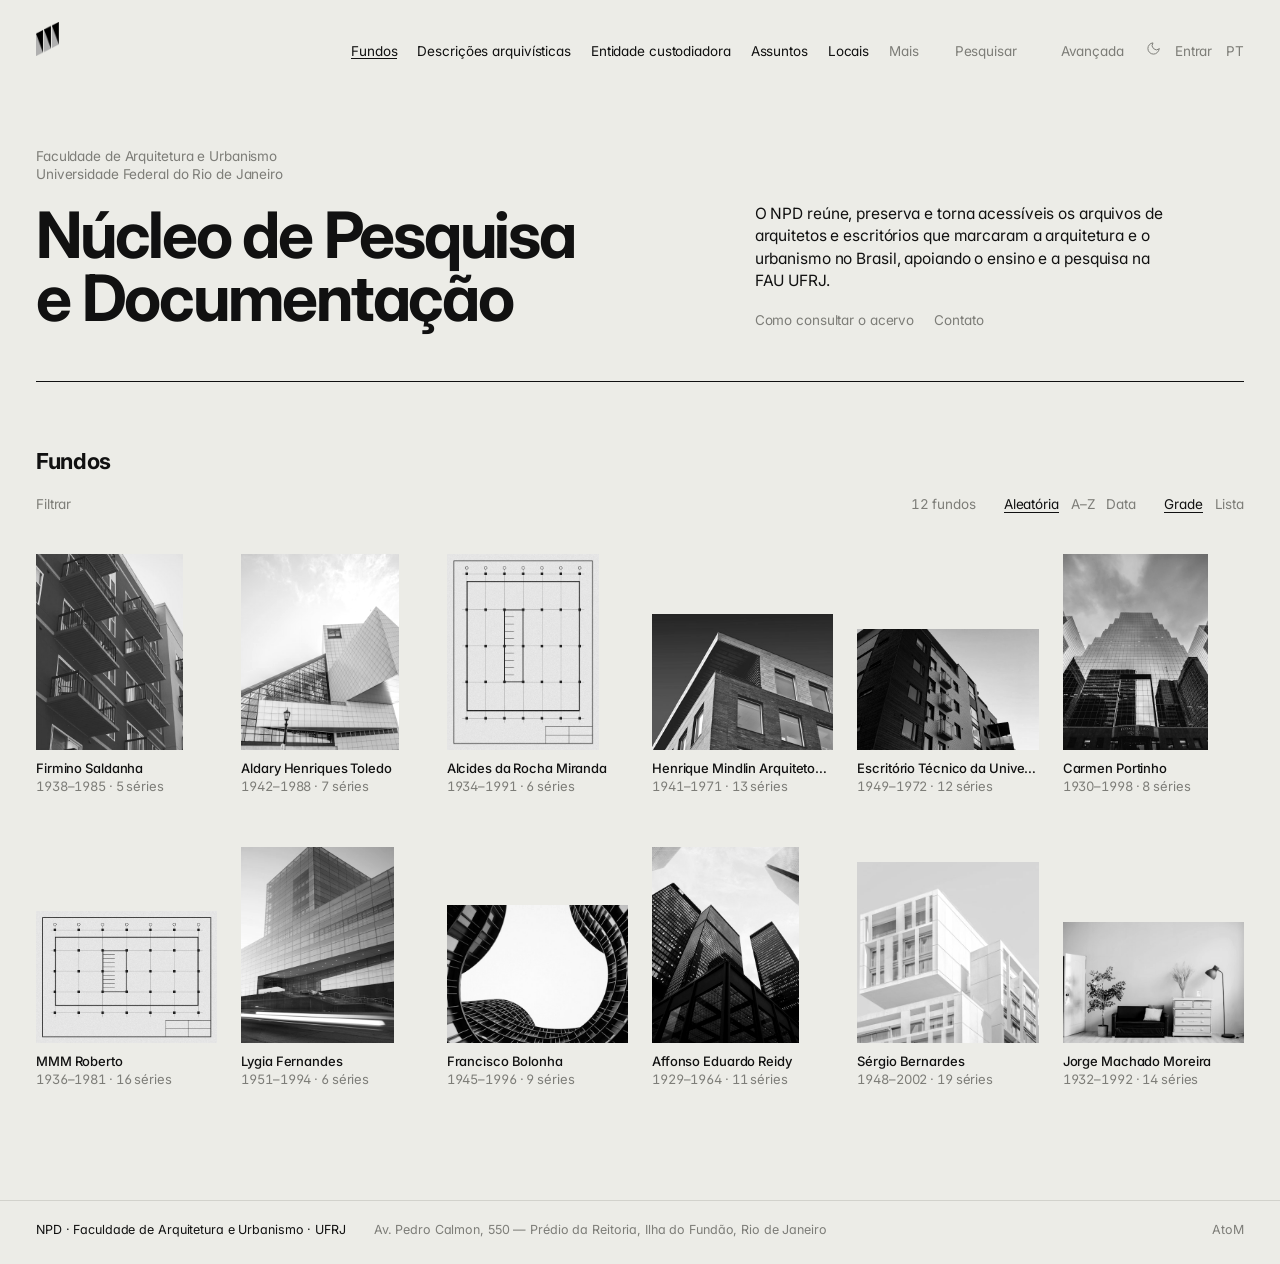
<file: index.html>
<!doctype html>
<html lang="pt-BR">
<head>
  <meta charset="utf-8">
  <meta name="viewport" content="width=device-width, initial-scale=1">
  <title>NPD FAU UFRJ — Núcleo de Pesquisa e Documentação</title>
  <link rel="preconnect" href="https://fonts.googleapis.com">
  <link rel="preconnect" href="https://fonts.gstatic.com" crossorigin>
  <link href="https://fonts.googleapis.com/css2?family=Inter:wght@300;400;500;700&display=swap" rel="stylesheet">
  <link rel="stylesheet" href="css/theme.css">
</head>
<body class="staticpage index home">

  <!-- IDs espelham o arDominionB5Plugin (#top-bar, #browse-menu, #search-box, #user-menu, #wrapper, #main-column) -->
  <header id="top-bar" role="navigation" aria-label="Navegação principal">
    <div class="container top-bar__inner">
      <a id="logo" href="#" title="NPD · FAU UFRJ">
        <img class="brand-logo" src="img/logo-npd.png" alt="NPD · FAU UFRJ">
      </a>

      <button id="menu-toggle" class="nav-link" aria-expanded="false" aria-controls="main-nav">Menu</button>

      <div id="main-nav" class="main-nav">
        <ul class="nav-list">
          <li><a class="nav-link is-active" href="#">Fundos</a></li>
          <li><a class="nav-link" href="#" data-atom="/informationobject/browse">Descrições arquivísticas</a></li>
          <li><a class="nav-link" href="#" data-atom="/repository/browse">Entidade custodiadora</a></li>
          <li><a class="nav-link" href="#" data-atom="/taxonomy/index/id/35">Assuntos</a></li>
          <li><a class="nav-link" href="#" data-atom="/taxonomy/index/id/42">Locais</a></li>
          <li id="browse-menu">
            <button class="nav-link muted" aria-haspopup="true" aria-expanded="false">Mais</button>
            <ul class="dropdown" role="menu">
              <li><a href="#">Registros de autoridade</a></li>
              <li><a href="#">Funções</a></li>
              <li><a href="#">Objetos digitais</a></li>
            </ul>
          </li>
        </ul>

        <div class="nav-tools">
          <form id="search-box" role="search" onsubmit="return false">
            <input type="search" placeholder="Pesquisar" aria-label="Pesquisar no acervo">
            <a href="#" class="adv-search" data-atom="/informationobject/browse?showAdvanced=1">Avançada</a>
          </form>
          <div id="user-menu">
            <button id="theme-toggle" class="nav-link muted theme-toggle-btn" type="button" aria-label="Alternar modo noturno" title="Modo noturno">
              <svg class="icon-moon" width="15" height="15" viewBox="0 0 24 24" fill="none" stroke="currentColor" stroke-width="1.6" stroke-linecap="round" stroke-linejoin="round" aria-hidden="true"><path d="M21 12.79A9 9 0 1 1 11.21 3 7 7 0 0 0 21 12.79z"/></svg>
              <svg class="icon-sun" width="15" height="15" viewBox="0 0 24 24" fill="none" stroke="currentColor" stroke-width="1.6" stroke-linecap="round" stroke-linejoin="round" aria-hidden="true"><circle cx="12" cy="12" r="4.5"/><path d="M12 2v2.5M12 19.5V22M4.93 4.93l1.77 1.77M17.3 17.3l1.77 1.77M2 12h2.5M19.5 12H22M4.93 19.07l1.77-1.77M17.3 6.7l1.77-1.77"/></svg>
            </button>
            <a href="#" class="nav-link muted">Entrar</a>
            <a href="#" class="nav-link muted">PT</a>
          </div>
        </div>
      </div>
    </div>
  </header>

  <div id="wrapper" class="container">
    <main id="main-column">

      <section class="intro">
        <div class="intro__title">
          <p class="eyebrow">Faculdade de Arquitetura e Urbanismo<br>Universidade Federal do Rio de Janeiro</p>
          <h1>Núcleo de Pesquisa<br>e Documentação</h1>
        </div>
        <div class="intro__text">
          <p class="lead">O NPD reúne, preserva e torna acessíveis os arquivos de arquitetos e escritórios que marcaram a arquitetura e o urbanismo no Brasil, apoiando o ensino e a pesquisa na FAU&nbsp;UFRJ.</p>
          <ul class="intro__links">
            <li><a class="nav-link" href="#">Como consultar o acervo</a></li>
            <li><a class="nav-link" href="#">Contato</a></li>
          </ul>
        </div>
      </section>

      <section id="fonds" aria-labelledby="fonds-title">
        <h2 id="fonds-title" class="section-title">Fundos</h2>
        <div class="toolbar">
          <label class="filter">
            <span class="visually-hidden">Filtrar fundos</span>
            <input id="fonds-filter" type="search" placeholder="Filtrar" autocomplete="off">
          </label>

          <div class="toolbar__right">
            <span id="fonds-count" class="count"></span>
            <div class="text-toggle" role="group" aria-label="Ordenação">
              <button data-sort="random" aria-pressed="true" title="Ordem aleatória — clique novamente para reembaralhar">Aleatória</button>
              <button data-sort="alpha" aria-pressed="false">A–Z</button>
              <button data-sort="date" aria-pressed="false">Data</button>
            </div>
            <div class="text-toggle" role="group" aria-label="Visualização">
              <button data-view="grid" aria-pressed="true">Grade</button>
              <button data-view="list" aria-pressed="false">Lista</button>
            </div>
          </div>
        </div>

        <div class="list-head" aria-hidden="true">
          <span></span><span>Fundo</span><span>Código</span><span>Datas</span><span>Séries</span><span>Extensão</span>
        </div>
        <ul id="fonds-grid" class="fonds-grid"></ul>
        <p id="fonds-empty" class="empty" hidden>Nenhum fundo encontrado.</p>
      </section>

    </main>
  </div>

  <footer id="footer">
    <div class="container footer__inner">
      <span>NPD · Faculdade de Arquitetura e Urbanismo · UFRJ</span>
      <span>Av. Pedro Calmon, 550 — Prédio da Reitoria, Ilha do Fundão, Rio de Janeiro</span>
      <span class="muted"><a href="https://www.accesstomemory.org" target="_blank" rel="noopener">AtoM</a></span>
    </div>
  </footer>

  <script src="js/data.js"></script>
  <script src="js/theme.js"></script>
</body>
</html>
</file>
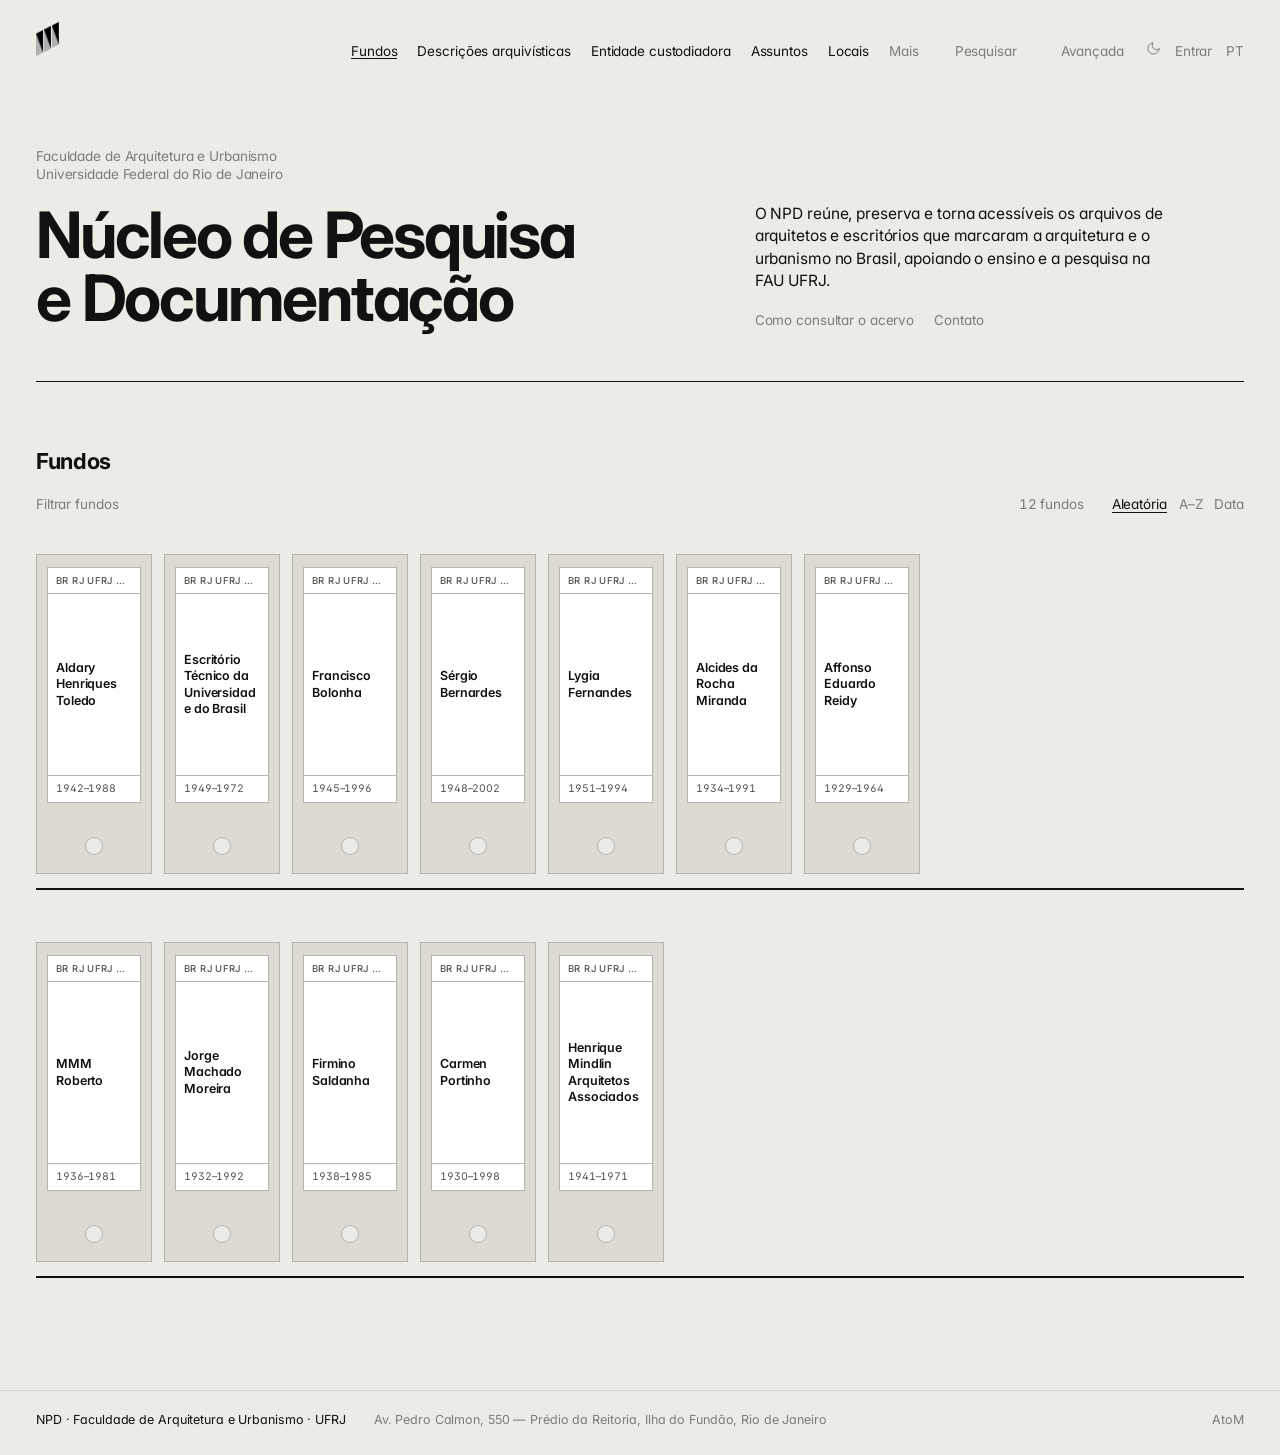
<file: prateleira.html>
<!doctype html>
<html lang="pt-BR">
<head>
  <meta charset="utf-8">
  <meta name="viewport" content="width=device-width, initial-scale=1">
  <title>NPD FAU UFRJ — Prateleira de Fundos</title>
  <link rel="preconnect" href="https://fonts.googleapis.com">
  <link rel="preconnect" href="https://fonts.gstatic.com" crossorigin>
  <link href="https://fonts.googleapis.com/css2?family=Inter:wght@300;400;500;600;700&display=swap" rel="stylesheet">
  <link rel="stylesheet" href="css/theme.css">
  <link rel="stylesheet" href="css/shelf.css">
</head>
<body class="staticpage index home">

  <header id="top-bar" role="navigation" aria-label="Navegação principal">
    <div class="container top-bar__inner">
      <a id="logo" href="index.html" title="NPD · FAU UFRJ">
        <img class="brand-logo" src="img/logo-npd.png" alt="NPD · FAU UFRJ">
      </a>

      <button id="menu-toggle" class="nav-link" aria-expanded="false" aria-controls="main-nav">Menu</button>

      <div id="main-nav" class="main-nav">
        <ul class="nav-list">
          <li><a class="nav-link is-active" href="#">Fundos</a></li>
          <li><a class="nav-link" href="#" data-atom="/informationobject/browse">Descrições arquivísticas</a></li>
          <li><a class="nav-link" href="#" data-atom="/repository/browse">Entidade custodiadora</a></li>
          <li><a class="nav-link" href="#" data-atom="/taxonomy/index/id/35">Assuntos</a></li>
          <li><a class="nav-link" href="#" data-atom="/taxonomy/index/id/42">Locais</a></li>
          <li id="browse-menu">
            <button class="nav-link muted" aria-haspopup="true" aria-expanded="false">Mais</button>
            <ul class="dropdown" role="menu">
              <li><a href="#">Registros de autoridade</a></li>
              <li><a href="#">Funções</a></li>
              <li><a href="#">Objetos digitais</a></li>
              <li><a href="index.html">Ver tema em grade</a></li>
            </ul>
          </li>
        </ul>

        <div class="nav-tools">
          <form id="search-box" role="search" onsubmit="return false">
            <input type="search" placeholder="Pesquisar" aria-label="Pesquisar no acervo">
            <a href="#" class="adv-search" data-atom="/informationobject/browse?showAdvanced=1">Avançada</a>
          </form>
          <div id="user-menu">
            <button id="theme-toggle" class="nav-link muted theme-toggle-btn" type="button" aria-label="Alternar modo noturno" title="Modo noturno">
              <svg class="icon-moon" width="15" height="15" viewBox="0 0 24 24" fill="none" stroke="currentColor" stroke-width="1.6" stroke-linecap="round" stroke-linejoin="round" aria-hidden="true"><path d="M21 12.79A9 9 0 1 1 11.21 3 7 7 0 0 0 21 12.79z"/></svg>
              <svg class="icon-sun" width="15" height="15" viewBox="0 0 24 24" fill="none" stroke="currentColor" stroke-width="1.6" stroke-linecap="round" stroke-linejoin="round" aria-hidden="true"><circle cx="12" cy="12" r="4.5"/><path d="M12 2v2.5M12 19.5V22M4.93 4.93l1.77 1.77M17.3 17.3l1.77 1.77M2 12h2.5M19.5 12H22M4.93 19.07l1.77-1.77M17.3 6.7l1.77-1.77"/></svg>
            </button>
            <a href="#" class="nav-link muted">Entrar</a>
            <a href="#" class="nav-link muted">PT</a>
          </div>
        </div>
      </div>
    </div>
  </header>

  <div id="wrapper" class="container">
    <main id="main-column">

      <section class="intro">
        <div class="intro__title">
          <p class="eyebrow">Faculdade de Arquitetura e Urbanismo<br>Universidade Federal do Rio de Janeiro</p>
          <h1>Núcleo de Pesquisa<br>e Documentação</h1>
        </div>
        <div class="intro__text">
          <p class="lead">O NPD reúne, preserva e torna acessíveis os arquivos de arquitetos e escritórios que marcaram a arquitetura e o urbanismo no Brasil, apoiando o ensino e a pesquisa na FAU&nbsp;UFRJ.</p>
          <ul class="intro__links">
            <li><a class="nav-link" href="#">Como consultar o acervo</a></li>
            <li><a class="nav-link" href="#">Contato</a></li>
          </ul>
        </div>
      </section>

      <section id="fonds" aria-labelledby="fonds-title">
        <h2 id="fonds-title" class="section-title">Fundos</h2>
        <div class="toolbar">
          <label class="filter">
            <span class="visually-hidden">Filtrar fundos</span>
            <input id="fonds-filter" type="search" placeholder="Filtrar fundos" autocomplete="off">
          </label>

          <div class="toolbar__right">
            <span id="fonds-count" class="count"></span>
            <div class="text-toggle" role="group" aria-label="Ordenação">
              <button data-sort="random" aria-pressed="true" title="Ordem aleatória — clique novamente para reembaralhar">Aleatória</button>
              <button data-sort="alpha" aria-pressed="false">A–Z</button>
              <button data-sort="date" aria-pressed="false">Data</button>
            </div>
          </div>
        </div>

        <div id="shelves-wrap" class="shelves-wrap" aria-live="polite"></div>
        <p id="fonds-empty" class="empty" hidden>Nenhum fundo encontrado.</p>
      </section>

    </main>
  </div>

  <footer id="footer">
    <div class="container footer__inner">
      <span>NPD · Faculdade de Arquitetura e Urbanismo · UFRJ</span>
      <span>Av. Pedro Calmon, 550 — Prédio da Reitoria, Ilha do Fundão, Rio de Janeiro</span>
      <span class="muted"><a href="https://www.accesstomemory.org" target="_blank" rel="noopener">AtoM</a></span>
    </div>
  </footer>

  <script src="js/data.js"></script>
  <script src="js/shelf.js"></script>
</body>
</html>
</file>
<file: css/theme.css>
/* ==========================================================================
   Tema NPD · FAU UFRJ — protótipo (estética suíça / arquivo editorial)
   Inter / Helvetica Neue, hierarquia só por peso e contraste.
   ========================================================================== */

:root {
  --bg: #ecece7;
  --ink: #111111;
  --grey: #7d7d78;
  --hair: #d2d2cc;
  --row-hover: rgba(0, 0, 0, .025);

  --font: "Inter", "Helvetica Neue", Helvetica, Arial, sans-serif;
  --ease: cubic-bezier(.2, .7, .2, 1);
  --gap-x: 24px;
}

[data-theme="dark"] {
  --bg: #121211;
  --ink: #ededeb;
  --grey: #888882;
  --hair: #282826;
  --row-hover: rgba(255, 255, 255, .035);
  color-scheme: dark;
}

*, *::before, *::after { box-sizing: border-box; }
html { -webkit-text-size-adjust: 100%; }
body {
  margin: 0; min-height: 100vh; display: flex; flex-direction: column;
  font: 400 13.5px/1.38 var(--font); letter-spacing: -.008em;
  color: var(--ink); background: var(--bg);
  transition: background-color .3s var(--ease), color .3s var(--ease);
  -webkit-font-smoothing: antialiased;
  font-feature-settings: "ss01", "cv11";
}
a { color: inherit; text-decoration: none; }
img { display: block; }
button, input { font: inherit; color: inherit; letter-spacing: inherit; }

.container { width: 100%; max-width: 1380px; margin: 0 auto; padding: 0 36px; }
.visually-hidden { position: absolute !important; width: 1px; height: 1px; overflow: hidden; clip: rect(0 0 0 0); }
.muted { color: var(--grey); }
:focus-visible { outline: 1px solid var(--ink); outline-offset: 3px; }

/* ---------- Top bar ---------- */
#top-bar {
  position: sticky; top: 0; z-index: 20;
  background: color-mix(in srgb, var(--bg) 94%, transparent); backdrop-filter: blur(6px);
  border-bottom: 1px solid transparent; transition: border-color .25s;
}
#top-bar.is-scrolled { border-bottom-color: var(--hair); }
.top-bar__inner { display: flex; align-items: baseline; justify-content: space-between; gap: 32px; padding-top: 22px; padding-bottom: 18px; }

#logo { display: inline-flex; align-items: center; white-space: nowrap; }
#logo .brand-logo { height: 34px; width: auto; display: block; }

.main-nav { display: flex; align-items: baseline; gap: 36px; }
.nav-list { list-style: none; margin: 0; padding: 0; display: flex; align-items: baseline; gap: 20px; }
.nav-tools { display: flex; align-items: baseline; gap: 22px; }
#user-menu { display: flex; align-items: baseline; gap: 14px; }

.nav-link {
  background: none; border: 0; padding: 0; cursor: pointer; white-space: nowrap;
  background-image: linear-gradient(currentColor, currentColor);
  background-size: 0 1px; background-repeat: no-repeat; background-position: 0 100%;
  transition: background-size .3s var(--ease), color .2s;
}
.nav-link:hover, .nav-link.is-active, .nav-link[aria-expanded="true"] { background-size: 100% 1px; }
.nav-link.muted:hover, .nav-link.muted[aria-expanded="true"] { color: var(--ink); }
.theme-toggle-btn { display: inline-flex; align-items: center; justify-content: center; background-image: none !important; vertical-align: middle; }
.theme-toggle-btn .icon-sun { display: none; }
[data-theme="dark"] .theme-toggle-btn .icon-moon { display: none; }
[data-theme="dark"] .theme-toggle-btn .icon-sun { display: block; }
#menu-toggle { display: none; margin-left: auto; }

#browse-menu { position: relative; }
#browse-menu .dropdown {
  position: absolute; top: calc(100% + 14px); left: 0; min-width: 190px;
  list-style: none; margin: 0; padding: 10px 0;
  background: var(--bg); border-top: 1px solid var(--ink);
  opacity: 0; transform: translateY(-4px); pointer-events: none;
  transition: opacity .2s var(--ease), transform .2s var(--ease);
}
#browse-menu .nav-link[aria-expanded="true"] + .dropdown { opacity: 1; transform: none; pointer-events: auto; }
.dropdown a { display: block; padding: 4px 0; color: var(--grey); transition: color .15s; }
.dropdown a:hover { color: var(--ink); }

#search-box { display: inline-flex; align-items: baseline; gap: 10px; }
#search-box input {
  width: 96px; border: 0; padding: 0 0 2px; background: none; outline: 0;
  border-bottom: 1px solid transparent; transition: width .3s var(--ease), border-color .2s;
}
#search-box input::placeholder { color: var(--grey); }
#search-box input:focus { width: 180px; border-bottom-color: var(--ink); }
#search-box input::-webkit-search-cancel-button { display: none; }
.adv-search { color: var(--grey); white-space: nowrap; transition: color .2s; }
.adv-search:hover { color: var(--ink); }

/* ---------- Intro (Hero do NPD) ---------- */
#wrapper { flex: 1; padding-top: 64px; padding-bottom: 112px; }
.intro {
  display: grid; grid-template-columns: repeat(12, minmax(0, 1fr)); column-gap: var(--gap-x); row-gap: 44px;
  align-items: end; padding-bottom: 52px; margin-bottom: 64px; border-bottom: 1px solid var(--ink);
  animation: rise .8s var(--ease) both;
}
.intro__title { grid-column: 1 / span 7; }
.intro__text { grid-column: 8 / span 5; }
.eyebrow { margin: 0 0 20px; color: var(--grey); }
.intro h1 {
  font-weight: 700; font-size: clamp(36px, 5vw, 68px); line-height: .98; letter-spacing: -.035em; margin: 0;
}
.lead { margin: 0 0 18px; font-size: 15.5px; line-height: 1.45; max-width: 460px; }
.intro__links { list-style: none; margin: 0; padding: 0; display: flex; gap: 20px; flex-wrap: wrap; color: var(--grey); }
.intro__links .nav-link:hover { color: var(--ink); }

.facts { grid-column: 1 / -1; display: grid; grid-template-columns: repeat(12, minmax(0, 1fr)); column-gap: var(--gap-x); margin: 0; }
.facts > div { grid-column: span 2; }
.facts dt { color: var(--grey); margin-bottom: 4px; }
.facts dd { margin: 0; white-space: nowrap; font-weight: 300; font-size: 26px; letter-spacing: -.02em; font-variant-numeric: tabular-nums; }
@keyframes rise { from { opacity: 0; transform: translateY(6px); } }

.section-title { font-weight: 700; font-size: 22px; letter-spacing: -.015em; margin: 0 0 18px; }
.section-title .range { font-weight: 300; }

/* ---------- Toolbar ---------- */
.toolbar {
  display: flex; align-items: baseline; justify-content: space-between; gap: 24px; flex-wrap: wrap;
  margin-bottom: 38px;
}
.filter input {
  width: 200px; border: 0; padding: 0 0 2px; background: none; outline: 0;
  border-bottom: 1px solid transparent; transition: border-color .2s;
}
.filter input::placeholder { color: var(--grey); }
.filter input:focus { border-bottom-color: var(--ink); }
.filter input::-webkit-search-cancel-button { display: none; }

.toolbar__right { display: flex; align-items: baseline; gap: 28px; }
.count { color: var(--grey); font-variant-numeric: tabular-nums; }
.text-toggle { display: flex; gap: 12px; }
.text-toggle button {
  border: 0; padding: 0; background: none; cursor: pointer; color: var(--grey);
  background-image: linear-gradient(var(--ink), var(--ink));
  background-size: 0 1px; background-repeat: no-repeat; background-position: 0 100%;
  transition: color .2s, background-size .3s var(--ease);
}
.text-toggle button:hover { color: var(--ink); }
.text-toggle button[aria-pressed="true"] { color: var(--ink); background-size: 100% 1px; }

/* ---------- Grade ---------- */
.fonds-grid {
  list-style: none; margin: 0; padding: 0;
  display: grid; grid-template-columns: repeat(6, minmax(0, 1fr));
  column-gap: var(--gap-x); row-gap: 52px;
}
.fonds-card[hidden] { display: none; }

.reveal .fonds-card { opacity: 0; transform: translateY(10px); transition: opacity .7s var(--ease), transform .7s var(--ease); }
.reveal .fonds-card.is-visible { opacity: 1; transform: none; }

.fonds-card__link { display: block; }

/* Caixa de proporção 1:1.05; a foto ou prancha mantém sua proporção original e assenta na base */
.fonds-card__media {
  margin: 0 0 10px; aspect-ratio: 1 / 1.08;
  display: flex; align-items: flex-end; justify-content: flex-start;
}
.fonds-card__media img {
  max-width: 100%; max-height: 100%; width: auto; height: auto;
  filter: grayscale(1) contrast(1.04);
  transition: filter .5s var(--ease), opacity .35s var(--ease);
}
.fonds-card__link:hover img { filter: grayscale(0) contrast(1); }

.fonds-card__title, .fonds-card__sub {
  margin: 0; white-space: nowrap; overflow: hidden; text-overflow: ellipsis;
  font-size: 13px; line-height: 1.35;
}
.fonds-card__title { font-weight: 500; }
.fonds-card__title span {
  background-image: linear-gradient(currentColor, currentColor);
  background-size: 0 1px; background-repeat: no-repeat; background-position: 0 100%;
  transition: background-size .35s var(--ease);
}
.fonds-card__link:hover .fonds-card__title span { background-size: 100% 1px; }
.fonds-card__sub { color: var(--grey); font-weight: 400; font-variant-numeric: tabular-nums; }

/* Campos exclusivos do modo Lista */
.fonds-card__cell { display: none; }

/* ---------- Lista ---------- */
.list-head { display: none; }
.is-list-mode .list-head,
.is-list .fonds-card__link {
  display: grid; grid-template-columns: 52px minmax(0, 2.2fr) 1.1fr .9fr .5fr .9fr; gap: var(--gap-x); align-items: center;
}
.is-list-mode .list-head { color: var(--grey); padding-bottom: 8px; border-bottom: 1px solid var(--ink); font-size: 12.5px; }

.fonds-grid.is-list { grid-template-columns: 1fr; row-gap: 0; }
.is-list .fonds-card__link { padding: 9px 0; border-bottom: 1px solid var(--hair); transition: background-color .15s; }
.is-list .fonds-card__link:hover { background-color: var(--row-hover); }
.is-list .fonds-card__media { margin: 0; aspect-ratio: 1; width: 52px; align-items: center; justify-content: center; }
.is-list .fonds-card__sub { display: none; }
.is-list .fonds-card__cell { display: block; font-size: 13px; font-variant-numeric: tabular-nums; white-space: nowrap; overflow: hidden; text-overflow: ellipsis; }
.is-list .fonds-card__cell.muted-cell { color: var(--grey); }

::view-transition-old(root), ::view-transition-new(root) { animation-duration: .28s; animation-timing-function: var(--ease); }

.empty { color: var(--grey); padding: 36px 0; }

/* ---------- Footer ---------- */
#footer { font-size: 12.5px; }
.footer__inner { display: flex; gap: 28px; flex-wrap: wrap; padding-top: 20px; padding-bottom: 26px; border-top: 1px solid var(--hair); color: var(--grey); }
.footer__inner span:first-child { color: var(--ink); }
.footer__inner .muted { margin-left: auto; }

/* ---------- Responsivo ---------- */
@media (max-width: 1180px) {
  .site-sub { display: none; }
  .fonds-grid { grid-template-columns: repeat(4, minmax(0, 1fr)); }
}
@media (max-width: 960px) {
  .top-bar__inner { align-items: center; padding-top: 18px; padding-bottom: 18px; }
  #menu-toggle { display: inline-block; }
  .main-nav {
    position: absolute; top: 100%; left: 0; right: 0; padding: 12px 36px 26px;
    background: var(--bg); border-bottom: 1px solid var(--ink);
    flex-direction: column; align-items: flex-start; gap: 20px;
    opacity: 0; transform: translateY(-6px); pointer-events: none;
    transition: opacity .22s var(--ease), transform .22s var(--ease);
  }
  #top-bar.menu-open .main-nav { opacity: 1; transform: none; pointer-events: auto; }
  .nav-list { flex-direction: column; gap: 8px; font-size: 16px; }
  #browse-menu .dropdown { position: static; opacity: 1; transform: none; pointer-events: auto; border: 0; padding: 4px 0 0 12px; display: none; font-size: 14px; }
  #browse-menu .nav-link[aria-expanded="true"] + .dropdown { display: block; }
  .nav-tools { flex-wrap: wrap; width: 100%; justify-content: space-between; }
  .intro__title, .intro__text { grid-column: 1 / -1; }
  .facts > div { grid-column: span 4; }
  .fonds-grid { grid-template-columns: repeat(3, minmax(0, 1fr)); }
  .is-list-mode .list-head, .is-list .fonds-card__link { grid-template-columns: 44px minmax(0, 1fr) auto; }
  .is-list .fonds-card__media { width: 44px; }
  .is-list .fonds-card__cell:not(.c-dates), .is-list-mode .list-head span:nth-child(n+3):not(:nth-child(4)) { display: none; }
}
@media (max-width: 640px) {
  .container { padding: 0 18px; }
  .main-nav { padding-left: 18px; padding-right: 18px; }
  #wrapper { padding-top: 36px; padding-bottom: 72px; }
  .facts dd { font-size: 20px; }
  .fonds-grid { grid-template-columns: repeat(2, minmax(0, 1fr)); row-gap: 36px; --gap-x: 16px; }
  .toolbar__right { gap: 18px; flex-wrap: wrap; }
  .footer__inner .muted { margin-left: 0; }
}

.no-motion *, .no-motion *::before, .no-motion *::after { animation: none !important; transition: none !important; }

@media (prefers-reduced-motion: reduce) {
  *, *::before, *::after { animation: none !important; transition: none !important; }
}
</file>
<file: css/shelf.css>
/* ==========================================================================
   Tema 2: Prateleira de Caixas-Arquivo (NPD · FAU UFRJ)
   Mantém a mesma identidade tipográfica e cromática do tema principal.
   ========================================================================== */

:root {
  --box-bg: #dcdad2;
  --box-label: #ffffff;
  --box-bg-hover: #ffffff;
  --box-border: #b5b4ad;
  --box-meta: #52524e;
}

[data-theme="dark"] {
  --box-bg: #22221f;
  --box-label: #2e2e2a;
  --box-bg-hover: #282824;
  --box-border: #484843;
  --box-meta: #b0b0a8;
}

.shelves-wrap {
  display: flex;
  flex-direction: column;
  gap: 52px;
}

.shelf {
  display: flex;
  align-items: flex-end;
  gap: 12px;
  padding-bottom: 14px;
  border-bottom: 2px solid var(--ink);
  min-height: 336px;
}

.shelf-box {
  position: relative;
  flex: 0 0 116px;
  height: 320px;
  background: var(--box-bg);
  border: 1px solid var(--box-border);
  overflow: hidden;
  transition:
    flex-basis .48s var(--ease),
    background-color .3s var(--ease),
    border-color .25s var(--ease),
    transform .45s var(--ease);
}

.shelf-box:hover,
.shelf-box:focus-within,
.shelf-box.is-open {
  flex-basis: 340px;
  background: var(--box-bg-hover);
  border-color: var(--ink);
  transform: translateY(-4px);
}

.shelf-box__link {
  display: block;
  width: 100%;
  height: 100%;
  position: relative;
  text-decoration: none;
}

/* ---------- Lombada com etiqueta retangular ---------- */
.shelf-box__spine {
  position: absolute;
  inset: 0;
  padding: 12px 10px 18px;
  display: flex;
  flex-direction: column;
  align-items: center;
  justify-content: space-between;
  transition: opacity .22s var(--ease);
}

.shelf-box:hover .shelf-box__spine,
.shelf-box:focus-within .shelf-box__spine,
.shelf-box.is-open .shelf-box__spine {
  opacity: 0;
  pointer-events: none;
}

.shelf-box__label {
  width: 100%;
  flex: 1;
  max-height: 236px;
  background: var(--box-label);
  border: 1px solid var(--box-border);
  display: flex;
  flex-direction: column;
  justify-content: space-between;
  overflow: hidden;
}

.shelf-box__label-ref {
  display: block;
  padding: 6px 8px;
  font-size: 9.5px;
  font-weight: 500;
  letter-spacing: .04em;
  text-transform: uppercase;
  color: var(--box-meta);
  border-bottom: 1px solid var(--box-border);
  white-space: nowrap;
  overflow: hidden;
  text-overflow: ellipsis;
}

.shelf-box__spine-name {
  display: -webkit-box;
  -webkit-line-clamp: 5;
  -webkit-box-orient: vertical;
  overflow: hidden;
  padding: 10px 8px;
  font-weight: 600;
  font-size: 12.5px;
  line-height: 1.3;
  letter-spacing: -.01em;
  color: var(--ink);
  word-break: break-word;
}

.shelf-box__label-meta {
  display: block;
  padding: 6px 8px;
  font-size: 10.5px;
  font-variant-numeric: tabular-nums;
  color: var(--box-meta);
  border-top: 1px solid var(--box-border);
  white-space: nowrap;
  overflow: hidden;
  text-overflow: ellipsis;
}

.shelf-box__hole {
  width: 18px;
  height: 18px;
  margin-top: 14px;
  border-radius: 50%;
  background: var(--bg);
  border: 1px solid var(--box-border);
  flex-shrink: 0;
}

/* ---------- Conteúdo revelado no hover ---------- */
.shelf-box__panel {
  position: absolute;
  inset: 0;
  width: 338px;
  padding: 16px;
  display: flex;
  flex-direction: column;
  justify-content: space-between;
  opacity: 0;
  transform: translateX(8px);
  pointer-events: none;
  transition: opacity .35s var(--ease) .06s, transform .4s var(--ease) .04s;
}

.shelf-box:hover .shelf-box__panel,
.shelf-box:focus-within .shelf-box__panel,
.shelf-box.is-open .shelf-box__panel {
  opacity: 1;
  transform: none;
  pointer-events: auto;
}

.shelf-box__media {
  margin: 0 0 12px;
  height: 162px;
  background: var(--bg);
  overflow: hidden;
  display: flex;
  align-items: center;
  justify-content: center;
}

.shelf-box__media img {
  width: 100%;
  height: 100%;
  object-fit: cover;
  filter: grayscale(1) contrast(1.04);
  transition: filter .5s var(--ease);
}

.shelf-box:hover .shelf-box__media img {
  filter: grayscale(0) contrast(1);
}

.shelf-box__noimg {
  width: 100%;
  height: 100%;
  border: 1px dashed var(--box-border);
  display: flex;
  align-items: flex-end;
  padding: 12px;
  font-size: 11px;
  color: var(--box-meta);
  text-transform: uppercase;
  letter-spacing: .06em;
}

.shelf-box__ref {
  margin: 0 0 4px;
  font-size: 11px;
  color: var(--grey);
  letter-spacing: .04em;
  text-transform: uppercase;
}

.shelf-box__title {
  margin: 0 0 10px;
  font-size: 15.5px;
  font-weight: 600;
  line-height: 1.25;
  color: var(--ink);
  display: -webkit-box;
  -webkit-line-clamp: 2;
  -webkit-box-orient: vertical;
  overflow: hidden;
}

.shelf-box__meta {
  display: grid;
  grid-template-columns: repeat(3, auto);
  gap: 14px;
  margin: auto 0 0;
  padding-top: 10px;
  border-top: 1px solid var(--box-border);
  font-size: 12px;
}

.shelf-box__meta dt {
  color: var(--grey);
  font-size: 10.5px;
  margin-bottom: 2px;
}

.shelf-box__meta dd {
  margin: 0;
  color: var(--ink);
  font-variant-numeric: tabular-nums;
  white-space: nowrap;
}

/* ---------- Responsivo (mobile: caixas empilhadas horizontalmente) ---------- */
@media (max-width: 720px) {
  .shelves-wrap { gap: 36px; }
  .shelf {
    flex-direction: row;
    flex-wrap: nowrap;
    align-items: flex-end;
    overflow-x: auto;
    -webkit-overflow-scrolling: touch;
    scrollbar-width: none;
    min-height: 276px;
    padding-bottom: 12px;
    gap: 10px;
  }
  .shelf::-webkit-scrollbar { display: none; }
  .shelf-box {
    flex: 0 0 98px;
    height: 264px;
    transition: flex-basis .42s var(--ease), border-color .2s, background-color .25s;
  }
  .shelf-box:hover,
  .shelf-box:focus-within,
  .shelf-box.is-open {
    flex-basis: 280px;
    height: 264px;
    transform: none;
  }
  .shelf-box__spine {
    padding: 10px 8px 14px;
  }
  .shelf-box__label {
    max-height: 196px;
  }
  .shelf-box__label-ref {
    padding: 5px 6px;
    font-size: 9px;
  }
  .shelf-box__spine-name {
    padding: 8px 6px;
    font-size: 11.5px;
    -webkit-line-clamp: 4;
  }
  .shelf-box__label-meta {
    padding: 5px 6px;
    font-size: 9.5px;
  }
  .shelf-box__hole {
    width: 15px;
    height: 15px;
    margin-top: 10px;
  }
  .shelf-box__panel {
    width: 278px;
    padding: 12px;
  }
  .shelf-box__media {
    height: 124px;
    margin-bottom: 8px;
  }
}
</file>
